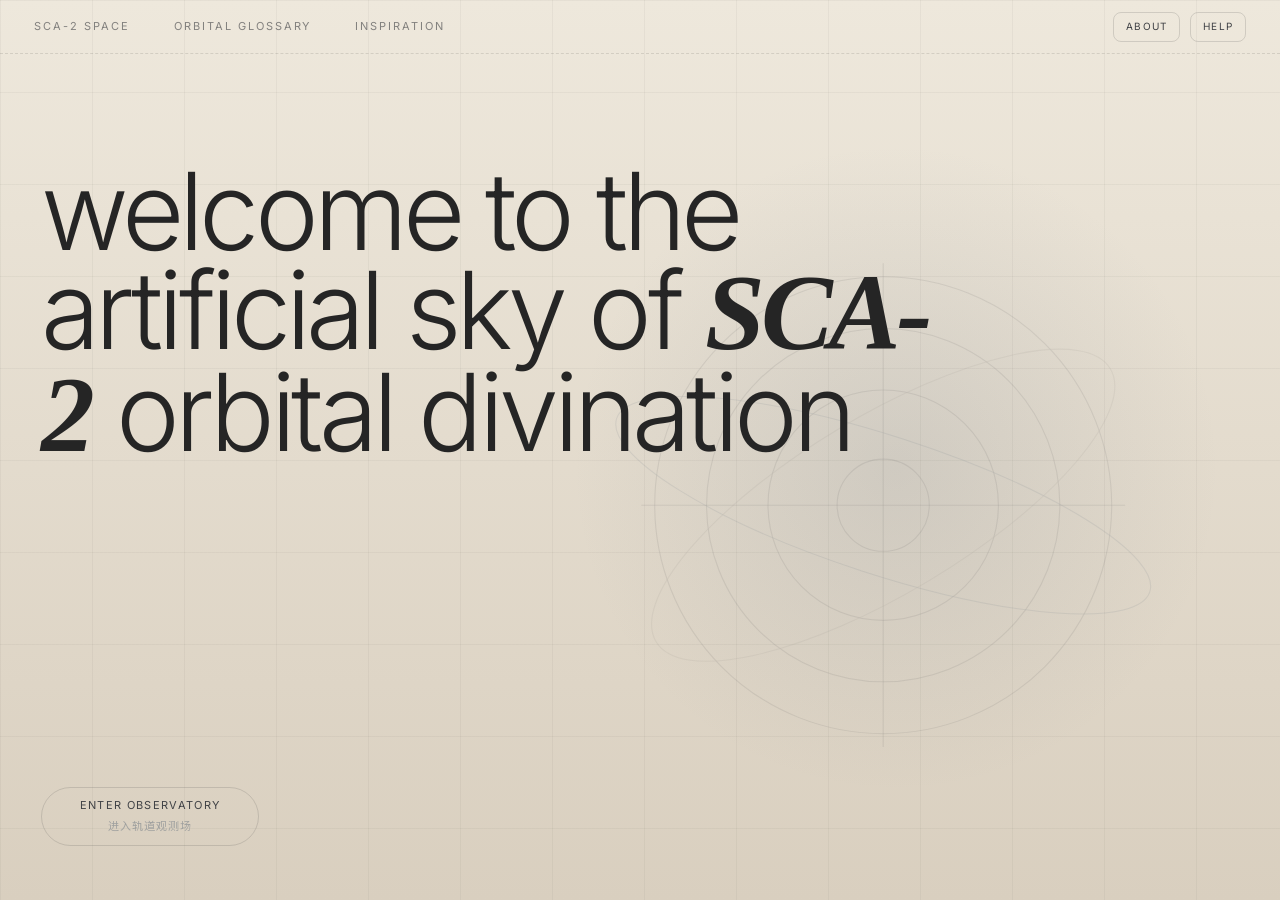
<file: observatory.html>
<!DOCTYPE html>
<html lang="zh-CN">
  <head>
    <meta charset="UTF-8" />
    <meta name="viewport" content="width=device-width, initial-scale=1.0" />
    <title>星轨的答案 | SCA-2 Orbital Rituals</title>
    <link rel="icon" type="image/svg+xml" href="assets/cards-r3/house01.svg" />
    <link rel="preload" href="assets/fonts/inter-latin.woff2" as="font" type="font/woff2" crossorigin />
    <link rel="preload" href="assets/fonts/noto-sans-sc-ui.woff2" as="font" type="font/woff2" crossorigin />
    <link rel="stylesheet" href="style.css?v=card-back-caption-20261126" />
  </head>
  <body class="intro-active">
    <section id="introScene" class="intro-scene" aria-label="Opening Scene">
      <header class="cover-nav">
        <div class="cover-mark">SCA-2 SPACE</div>
        <div>ORBITAL GLOSSARY</div>
        <div>INSPIRATION</div>
        <div class="cover-actions">
          <button id="coverAboutTrigger" type="button">ABOUT</button>
          <button id="coverHelpTrigger" type="button">HELP</button>
        </div>
      </header>
      <div class="cover-orbit-map" aria-hidden="true">
        <svg viewBox="0 0 640 640">
          <circle cx="320" cy="320" r="238"></circle>
          <circle cx="320" cy="320" r="184"></circle>
          <circle cx="320" cy="320" r="120"></circle>
          <circle cx="320" cy="320" r="48"></circle>
          <ellipse cx="320" cy="320" rx="292" ry="72" class="cover-ellipse a"></ellipse>
          <ellipse cx="320" cy="320" rx="276" ry="92" class="cover-ellipse b"></ellipse>
          <line x1="320" y1="68" x2="320" y2="572"></line>
          <line x1="68" y1="320" x2="572" y2="320"></line>
        </svg>
      </div>
      <div class="cover-title-block">
        <h1>
          <span>welcome to the</span>
          <span>artificial sky of <em>SCA-</em></span>
          <span><em>2</em> orbital divination</span>
        </h1>
      </div>
      <button id="enterObservatory" class="intro-enter" type="button" onclick="document.body.classList.remove('intro-active')">
        <span>ENTER OBSERVATORY</span>
        <span>进入轨道观测场</span>
      </button>
    </section>

    <main id="app" class="app-shell" aria-label="SCA-2 Orbital Divination">
      <header class="top-navigation">
        <a class="brand-lockup" href="./" target="_top" aria-label="ORBITAL RITUALS">
          <span class="brand-sigil" aria-hidden="true">
            <svg viewBox="0 0 32 32">
              <circle cx="16" cy="16" r="5"></circle>
              <path d="M16 3v8M16 21v8M3 16h8M21 16h8"></path>
              <path d="M7 7l6 6M19 19l6 6M25 7l-6 6M13 19l-6 6"></path>
            </svg>
          </span>
          <span>
            <strong>ORBITAL RITUALS</strong>
            <small>技术时代的占卜仪式</small>
          </span>
        </a>
        <nav class="ritual-nav" aria-label="primary">
          <button class="is-active" type="button">RITUAL</button>
          <button type="button">ARCHIVE</button>
          <button type="button">JOURNAL</button>
        </nav>
        <div class="top-actions">
          <span class="signal-online">SIGNAL ONLINE <i></i></span>
        </div>
      </header>

      <section class="ritual-grid" aria-label="轨道占卜工作区" tabindex="0">
        <aside class="left-column">
          <div class="orbit-details" role="region" aria-label="轨道资料" tabindex="0">
            <section class="intro-copy panel-block">
              <h1>THE DIVINATION RITUAL<br />IN THE TECHNOLOGICAL AGE</h1>
              <small>A SATELLITE ORACLE FOR PATTERNS BEYOND PERCEPTION.</small>
            </section>

            <section class="asset-module panel-block">
              <div class="section-kicker">// ORBITAL ASSET</div>
              <article class="asset-card">
                <div class="asset-meta">
                  <strong>SCA-2 / ORACLE PROBE</strong>
                  <span>HISTORICAL ORBIT DATA</span>
                </div>
                <dl>
                  <div><dt>ALT</dt><dd id="asset-alt">569 KM</dd></div>
                  <div><dt>VEL</dt><dd id="asset-vel">7.62 KM/S</dd></div>
                  <div><dt>STATUS</dt><dd>ARCHIVE</dd></div>
                  <div><dt>ORBIT</dt><dd>90 MIN</dd></div>
                </dl>
                <div class="earth-card" aria-hidden="true">
                  <svg viewBox="0 0 320 120">
                    <defs>
                      <linearGradient id="earthFade" x1="0" x2="1">
                        <stop offset="0" stop-color="#d9ddd9"></stop>
                        <stop offset="1" stop-color="#82909a"></stop>
                      </linearGradient>
                    </defs>
                    <path d="M-10 118C35 58 102 26 172 36c63 9 112 41 158 82Z" fill="url(#earthFade)" opacity=".7"></path>
                    <path d="M28 94c40-22 82-34 126-31 46 4 91 17 137 43" fill="none" stroke="rgba(255,255,255,.48)" stroke-width="1"></path>
                    <path d="M75 82c26-7 54-8 86-2 24 5 50 12 82 13" fill="none" stroke="rgba(64,66,70,.24)" stroke-width="1"></path>
                  </svg>
                </div>
              </article>
            </section>
          </div>

          <section class="time-engine panel-block">
            <div class="section-kicker">// TIME ENGINE</div>
            <button
              id="timeTrigger"
              class="time-dial"
              type="button"
              aria-label="Capture local time and begin divination"
            >
              <svg viewBox="0 0 220 220" aria-hidden="true">
                <circle cx="110" cy="110" r="92"></circle>
                <circle cx="110" cy="110" r="78"></circle>
                <g id="hourTicks"></g>
              </svg>
              <div class="time-readout">
                <strong id="timeReadout">00:00</strong>
                <span id="timeStatus">LOCAL TIME</span>
                <small id="timeAction">CLICK TO DIVINE</small>
              </div>
            </button>
            <button id="launch-button" class="sync-button" type="button">SYNC WITH ORBIT<br /><span>同步轨道</span></button>
          </section>
        </aside>

        <section class="center-column">
          <section class="orbital-map-panel">
            <div class="orbital-stage">
              <div class="orbital-disc" aria-hidden="true"></div>
              <canvas id="orbitalCanvas" width="960" height="960" aria-label="3D 环形塔罗命运之轮"></canvas>
            </div>
            <div class="map-coordinates">
              <span id="coordinateReadout">33.11° N&nbsp;&nbsp;&nbsp;98.11° W</span>
              <i></i>
            </div>
          </section>

          <section class="section-selector-panel">
            <div class="section-kicker">// SIXTEEN DIVINATORY SECTIONS</div>
            <div id="sectionSelector" class="section-selector" aria-label="十六宿选择栏">
              <button class="section-chip" data-index="0" type="button" title="第1宿 / SAMPLE" aria-label="第1宿 / SAMPLE">
                <span class="lodge-model-frame" aria-hidden="true"><img class="lodge-model" src="assets/cards-r3/house01.svg?v=cards-r3-20261018" alt="" /></span><strong>01</strong><span class="lodge-name">SAMPLE</span>
              </button>
              <button class="section-chip" data-index="1" type="button" title="第2宿 / LABEL" aria-label="第2宿 / LABEL">
                <span class="lodge-model-frame" aria-hidden="true"><img class="lodge-model" src="assets/cards-r3/house02.svg?v=cards-r3-20261018" alt="" /></span><strong>02</strong><span class="lodge-name">LABEL</span>
              </button>
              <button class="section-chip" data-index="2" type="button" title="第3宿 / MATCH" aria-label="第3宿 / MATCH">
                <span class="lodge-model-frame" aria-hidden="true"><img class="lodge-model" src="assets/cards-r3/house03.svg?v=cards-r3-20261018" alt="" /></span><strong>03</strong><span class="lodge-name">MATCH</span>
              </button>
              <button class="section-chip" data-index="3" type="button" title="第4宿 / WEIGHT" aria-label="第4宿 / WEIGHT">
                <span class="lodge-model-frame" aria-hidden="true"><img class="lodge-model" src="assets/cards-r3/house04.svg?v=cards-r3-20261018" alt="" /></span><strong>04</strong><span class="lodge-name">WEIGHT</span>
              </button>
              <button class="section-chip" data-index="4" type="button" title="第5宿 / PROBABILITY" aria-label="第5宿 / PROBABILITY">
                <span class="lodge-model-frame" aria-hidden="true"><img class="lodge-model" src="assets/cards-r3/house05.svg?v=cards-r3-20261018" alt="" /></span><strong>05</strong><span class="lodge-name">PROBABILITY</span>
              </button>
              <button class="section-chip" data-index="5" type="button" title="第6宿 / THRESHOLD" aria-label="第6宿 / THRESHOLD">
                <span class="lodge-model-frame" aria-hidden="true"><img class="lodge-model" src="assets/cards-r3/house06.svg?v=cards-r3-20261018" alt="" /></span><strong>06</strong><span class="lodge-name">THRESHOLD</span>
              </button>
              <button class="section-chip" data-index="6" type="button" title="第7宿 / RANKING" aria-label="第7宿 / RANKING">
                <span class="lodge-model-frame" aria-hidden="true"><img class="lodge-model" src="assets/cards-r3/house07.svg?v=cards-r3-20261018" alt="" /></span><strong>07</strong><span class="lodge-name">RANKING</span>
              </button>
              <button class="section-chip" data-index="7" type="button" title="第8宿 / RECOMMENDATION" aria-label="第8宿 / RECOMMENDATION">
                <span class="lodge-model-frame" aria-hidden="true"><img class="lodge-model" src="assets/cards-r3/house08.svg?v=cards-r3-20261018" alt="" /></span><strong>08</strong><span class="lodge-name">RECOMMENDATION</span>
              </button>
              <button class="section-chip" data-index="8" type="button" title="第9宿 / BLIND SPOT" aria-label="第9宿 / BLIND SPOT">
                <span class="lodge-model-frame" aria-hidden="true"><img class="lodge-model" src="assets/cards-r3/house09.svg?v=cards-r3-20261018" alt="" /></span><strong>09</strong><span class="lodge-name">BLIND SPOT</span>
              </button>
              <button class="section-chip" data-index="9" type="button" title="第10宿 / NOISE" aria-label="第10宿 / NOISE">
                <span class="lodge-model-frame" aria-hidden="true"><img class="lodge-model" src="assets/cards-r3/house10.svg?v=cards-r3-20261018" alt="" /></span><strong>10</strong><span class="lodge-name">NOISE</span>
              </button>
              <button class="section-chip" data-index="10" type="button" title="第11宿 / BIAS" aria-label="第11宿 / BIAS">
                <span class="lodge-model-frame" aria-hidden="true"><img class="lodge-model" src="assets/cards-r3/house11.svg?v=cards-r3-20261018" alt="" /></span><strong>11</strong><span class="lodge-name">BIAS</span>
              </button>
              <button class="section-chip" data-index="11" type="button" title="第12宿 / BLACK BOX" aria-label="第12宿 / BLACK BOX">
                <span class="lodge-model-frame" aria-hidden="true"><img class="lodge-model" src="assets/cards-r3/house12.svg?v=cards-r3-20261018" alt="" /></span><strong>12</strong><span class="lodge-name">BLACK BOX</span>
              </button>
              <button class="section-chip" data-index="12" type="button" title="第13宿 / FIT" aria-label="第13宿 / FIT">
                <span class="lodge-model-frame" aria-hidden="true"><img class="lodge-model" src="assets/cards-r3/house13.svg?v=cards-r3-20261018" alt="" /></span><strong>13</strong><span class="lodge-name">FIT</span>
              </button>
              <button class="section-chip" data-index="13" type="button" title="第14宿 / CONFIDENCE" aria-label="第14宿 / CONFIDENCE">
                <span class="lodge-model-frame" aria-hidden="true"><img class="lodge-model" src="assets/cards-r3/house14.svg?v=cards-r3-20261018" alt="" /></span><strong>14</strong><span class="lodge-name">CONFIDENCE</span>
              </button>
              <button class="section-chip" data-index="14" type="button" title="第15宿 / FEEDBACK" aria-label="第15宿 / FEEDBACK">
                <span class="lodge-model-frame" aria-hidden="true"><img class="lodge-model" src="assets/cards-r3/house15.svg?v=cards-r3-20261018" alt="" /></span><strong>15</strong><span class="lodge-name">FEEDBACK</span>
              </button>
              <button class="section-chip" data-index="15" type="button" title="第16宿 / EXCEPTION" aria-label="第16宿 / EXCEPTION">
                <span class="lodge-model-frame" aria-hidden="true"><img class="lodge-model" src="assets/cards-r3/house16.svg?v=cards-r3-20261018" alt="" /></span><strong>16</strong><span class="lodge-name">EXCEPTION</span>
              </button>
            </div>
          </section>
        </section>

        <aside class="right-column">
          <section class="result-panel is-concealed">
            <div class="result-card-back" role="status" aria-label="等待同步轨道，结果尚未揭示">
              <span>ORBITAL RITUALS</span>
              <svg viewBox="0 0 240 300" aria-hidden="true">
                <circle cx="120" cy="150" r="92"/><circle cx="120" cy="150" r="76"/>
                <ellipse cx="120" cy="150" rx="105" ry="34" transform="rotate(-45 120 150)"/>
                <ellipse cx="120" cy="150" rx="105" ry="34" transform="rotate(45 120 150)"/>
                <circle cx="120" cy="150" r="23"/><path d="M120 32v20m0 196v20M12 150h16m184 0h16"/>
              </svg>
              <div>AWAITING ALIGNMENT<small>等待轨道对齐</small></div>
            </div>
            <div class="result-heading">
              <span>// DIVINATION RESULT</span>
              <small id="signalState">SIGNAL ID: #000 · STANDBY</small>
            </div>
            <div id="resultIcon" class="result-icon" aria-hidden="true"></div>
            <h2 id="resultName">AWAITING SIGNAL</h2>
            <div class="result-section">
              <span>INTERPRETATION</span>
              <p id="resultInterpretation">点击 LOCAL TIME 捕获此刻，系统将生成时间种子并映射到十六宿分区。</p>
            </div>
            <div class="result-section">
              <span>INFLUENCE</span>
              <ul id="resultKeywords">
                <li>Signal</li>
                <li>Orbit</li>
                <li>Archive</li>
              </ul>
            </div>
            <div class="result-section">
              <span>RECOMMENDED RITUAL</span>
              <p id="resultAdvice">捕获一个真实时刻，等待轨道对齐。</p>
            </div>
            <button id="saveJournalButton" class="journal-button" type="button">SAVE TO JOURNAL<br /><span>保存记录</span></button>
          </section>
        </aside>
      </section>

      <div id="syncDock" class="sync-dock"></div>
      <script>
        // Place the action before the card data loads, and keep its focus across resizes.
        {
          const button = document.getElementById("launch-button");
          const timeEngine = button.parentElement;
          const dock = document.getElementById("syncDock");
          const compact = matchMedia("(width < 1100px), (height < 700px)");
          function placeButton() {
            const container = compact.matches ? dock : timeEngine;
            if (button.parentElement === container) return;
            const focused = document.activeElement === button;
            container.append(button);
            if (focused) button.focus({ preventScroll: true });
          }
          placeButton();
          compact.addEventListener("change", placeButton);
        }
      </script>
      <footer class="system-status-bar">
        <div>
          <span>SYSTEM STATUS</span>
          <strong id="system-status-text">All systems nominal</strong>
        </div>
        <div>
          <span>ORBITAL ALIGNMENT</span>
          <strong id="state-label">STABLE</strong>
        </div>
        <div class="signal-graph" aria-label="signal graph">
          <span>SIGNAL GRAPH</span>
          <svg viewBox="0 0 260 42" aria-hidden="true">
            <path d="M3 24 C22 14 33 31 48 22 S74 15 91 23 118 32 136 21 163 11 181 22 208 31 226 21 246 18 257 24"></path>
          </svg>
        </div>
        <div>
          <span>NEXT ALIGNMENT</span>
          <strong id="nextAlignment">02:17:33</strong>
        </div>
      </footer>
    </main>

    <div id="aboutPopover" class="floating-popover" hidden>
      <h3>项目简介 / ABOUT</h3>
      <p>当人类不断将卫星送入轨道，夜空逐渐脱离单一的古老神话、星象传说与占卜想象，成为由技术、人造物和数据轨迹共同构成的新空间。</p>
      <p>SCA-2 ORBITAL DIVINATION 将古老的占卜仪式与当代卫星技术连接起来，生成一套以历史轨迹样本为材料的十六宿数字星盘。</p>
      <p>作品并不试图证明占卜的真实性，而是借用占卜形式讨论人在技术时代面对未知时仍然需要解释、回应和仪式。</p>
    </div>

    <div id="helpPopover" class="floating-popover" hidden>
      <h3>如何使用轨道占卜系统</h3>
      <ol>
        <li>调整四位时间引擎数字，形成轨道时间码。</li>
        <li>点击 LOCAL TIME 捕获此刻，并开始轨道占卜。</li>
        <li>星盘会锁定一个十六宿分区，右侧显示签文。</li>
        <li>点击下方十六宿图标可查看对应宿位档案。</li>
      </ol>
      <p>五分钟无操作后，系统会自动回到封面待机页。</p>
    </div>

    <script>
      window.SoundManager = {
        enabled: true,
        unlocked: false,
        sounds: {},
        init() {
          this.sounds.digit = this.createAudio("assets/sounds/digit-click.wav", 0.24);
          const unlock = () => {
            this.unlocked = true;
            window.removeEventListener("pointerdown", unlock);
            window.removeEventListener("keydown", unlock);
          };
          window.addEventListener("pointerdown", unlock, { once: true });
          window.addEventListener("keydown", unlock, { once: true });
        },
        createAudio(src, volume) {
          const audio = new Audio(src);
          audio.preload = "auto";
          audio.volume = volume;
          audio.addEventListener("error", () => console.warn("[SoundManager] Missing sound:", src));
          return audio;
        },
        play(name) {
          if (!this.enabled || !this.unlocked || !this.sounds[name]) return;
          try {
            const sound = this.sounds[name];
            sound.currentTime = 0;
            sound.play().catch(() => {});
          } catch (error) {
            console.warn("[SoundManager] play failed:", name, error);
          }
        }
      };
      window.SoundManager.init();
    </script>
    <script src="data.js?v=english-influence-20261020"></script>
    <script src="fate-engine.js?v=local-time-trigger-20260828"></script>
    <script src="main.js?v=prompt-result-reveal-20261126"></script>
  </body>
</html>
</file>
<file: style.css>
@font-face {
  font-family: Inter;
  src: url("assets/fonts/inter-latin.woff2") format("woff2");
  font-weight: 100 900;
  font-display: swap;
}

/* A local subset covers the Chinese text used by the interface and the deck. */
@font-face {
  font-family: "Noto Sans SC UI";
  src: url("assets/fonts/noto-sans-sc-ui.woff2") format("woff2");
  font-weight: 400;
  font-display: swap;
  unicode-range: U+3000-303F, U+3400-9FFF, U+FF00-FFEF;
}

:root {
  --page-bg: #f1eee8;
  --page-bg-light: #f7f5f1;
  --panel-bg: rgba(250, 248, 244, 0.74);
  --panel-bg-solid: #f4f1eb;
  --text-primary: #404246;
  --text-secondary: #74777c;
  --text-muted: #a1a2a0;
  --line-primary: rgba(76, 76, 72, 0.18);
  --line-secondary: rgba(76, 76, 72, 0.09);
  --orbit-bg: #697482;
  --orbit-bg-dark: #596370;
  --orbit-line: rgba(255, 255, 255, 0.23);
  --orbit-line-muted: rgba(255, 255, 255, 0.11);
  --orbit-highlight: rgba(248, 244, 234, 0.9);
  --silver-light: #e7e5e0;
  --silver-mid: #aaa9a5;
  --silver-dark: #66686b;
  --status-green: #557660;
  --radius-sm: 8px;
  --radius-md: 14px;
  --radius-lg: 24px;
}

* {
  box-sizing: border-box;
}

html,
body {
  margin: 0;
  min-height: 100%;
  color: var(--text-primary);
  background:
    radial-gradient(circle at 50% 6%, rgba(255, 255, 255, 0.72), transparent 34%),
    linear-gradient(180deg, #f4f1eb 0%, #e5ded1 100%);
  font-family: Inter, "Noto Sans SC UI", Arial, "PingFang SC", "Microsoft YaHei", sans-serif;
  line-height: 1.45;
}

button {
  min-height: 38px;
  border: 1px solid var(--line-primary);
  border-radius: var(--radius-sm);
  background: transparent;
  color: var(--text-primary);
  font: inherit;
  letter-spacing: 0.12em;
  cursor: pointer;
  transition: background 300ms ease, border-color 300ms ease, transform 300ms ease, opacity 300ms ease;
}

button:hover {
  background: rgba(80, 80, 76, 0.05);
  border-color: rgba(80, 80, 76, 0.3);
}

button:active {
  transform: translateY(1px);
}

button:disabled {
  cursor: wait;
  opacity: 0.55;
}

.intro-scene {
  --cover-inset: clamp(16px, 3.2vw, 44px);
  position: fixed;
  inset: 0;
  z-index: 40;
  display: grid;
  grid-template-rows: auto minmax(0, 1fr) auto;
  overflow: clip;
  background:
    linear-gradient(rgba(76, 76, 72, 0.055) 1px, transparent 1px),
    linear-gradient(90deg, rgba(76, 76, 72, 0.055) 1px, transparent 1px),
    radial-gradient(circle at 70% 52%, rgba(105, 116, 130, 0.16), transparent 32%),
    linear-gradient(180deg, #eee8dc 0%, #d9cfbf 100%);
  background-size: 92px 92px, 92px 92px, auto, auto;
  color: #252525;
  opacity: 0;
  visibility: hidden;
  pointer-events: none;
  transition: opacity 640ms ease, visibility 0s linear 640ms;
}

body.intro-active .intro-scene {
  opacity: 1;
  visibility: visible;
  pointer-events: auto;
  transition-delay: 0s;
}

body.intro-active {
  overflow: hidden;
}

body.intro-active .app-shell {
  visibility: hidden;
}

.cover-nav {
  position: relative;
  z-index: 4;
  height: 54px;
  display: grid;
  grid-template-columns: auto auto auto 1fr;
  align-items: center;
  gap: 44px;
  padding: 0 34px;
  border-bottom: 1px dashed rgba(76, 76, 72, 0.16);
  color: rgba(64, 66, 70, 0.62);
  font-size: 11px;
  letter-spacing: 0.18em;
}

.cover-actions {
  justify-self: end;
  display: flex;
  gap: 10px;
}

.cover-actions button {
  min-height: 30px;
  padding: 0 12px;
  font-size: 10px;
}

.cover-orbit-map {
  position: absolute;
  right: 7vw;
  top: 22vh;
  width: min(48vw, 720px);
  aspect-ratio: 1;
  opacity: 0.42;
  animation: coverDrift 26s linear infinite;
}

.cover-orbit-map svg {
  width: 100%;
  height: 100%;
  fill: none;
  stroke: rgba(64, 66, 70, 0.24);
  stroke-width: 1.1;
}

.cover-ellipse {
  transform-origin: 320px 320px;
}

.cover-ellipse.a {
  transform: rotate(18deg);
  stroke: rgba(105, 116, 130, 0.3);
}

.cover-ellipse.b {
  transform: rotate(-31deg);
  stroke: rgba(160, 156, 148, 0.36);
}

.cover-title-block {
  position: relative;
  z-index: 3;
  width: min(1160px, calc(100% - 2 * var(--cover-inset)));
  min-height: 0;
  align-self: start;
  margin: max(12px, calc(18dvh - 54px)) var(--cover-inset) 0;
}

.cover-title-block h1 {
  margin: 0;
  font-size: min(8.4vw, 15.5dvh, 148px);
  font-weight: 300;
  line-height: 0.92;
  letter-spacing: -0.045em;
}

.cover-title-block span {
  display: block;
}

.cover-title-block em {
  font-family: Georgia, "Times New Roman", serif;
  font-style: italic;
  font-weight: 600;
  letter-spacing: -0.035em;
}

.intro-enter {
  position: relative;
  justify-self: start;
  margin: 0 var(--cover-inset) clamp(18px, 6vh, 58px);
  z-index: 5;
  min-width: min(218px, calc(100% - 2 * var(--cover-inset)));
  padding: 10px 22px;
  border-radius: 999px;
  font-size: 11px;
}

.intro-enter span {
  display: block;
}

.intro-enter span + span {
  margin-top: 5px;
  color: var(--text-muted);
  font-size: 11px;
  letter-spacing: 0.08em;
}

.app-shell {
  --column-gap: clamp(16px, 1.6vw, 30px);
  width: 100%;
  max-width: 1920px;
  height: 100vh;
  height: 100dvh;
  margin-inline: auto;
  display: grid;
  grid-template-rows: auto minmax(0, 1fr);
  grid-auto-rows: max-content;
  gap: clamp(6px, 1vh, 14px);
  padding: clamp(8px, 1.5vh, 16px) clamp(16px, 2vw, 38px) max(6px, env(safe-area-inset-bottom));
  animation: pageIn 780ms ease both;
}

.top-navigation {
  display: grid;
  grid-template-columns: minmax(0, 1fr) auto minmax(0, 1fr);
  min-height: 52px;
  align-items: center;
  column-gap: 14px;
  border-bottom: 1px dashed var(--line-primary);
}

.brand-lockup {
  display: flex;
  align-items: center;
  gap: 12px;
  color: inherit;
  text-decoration: none;
}

.brand-sigil {
  flex: none;
  width: 26px;
  height: 26px;
  display: grid;
  place-items: center;
}

.brand-sigil svg {
  width: 23px;
  height: 23px;
  fill: none;
  stroke: var(--text-secondary);
  stroke-width: 1.2;
}

.brand-lockup strong {
  display: block;
  font-size: 17px;
  font-weight: 400;
  letter-spacing: 0.18em;
}

.brand-lockup small {
  display: block;
  margin-top: 1px;
  color: var(--text-muted);
  font-size: 9px;
  letter-spacing: 0.12em;
}

.ritual-nav {
  display: grid;
  grid-template-columns: repeat(3, minmax(0, 1fr));
  position: relative;
  z-index: 3;
  gap: 0;
  width: clamp(280px, 28vw, 440px);
  max-width: 100%;
  align-items: center;
  justify-self: center;
  padding: 0;
  transform: none;
}

.ritual-nav button {
  position: relative;
  min-height: 18px;
  border: 0;
  color: var(--text-secondary);
  font-size: 10px;
  line-height: 1;
  font-weight: 600;
  letter-spacing: 0.18em;
  white-space: nowrap;
  justify-self: center;
}

.ritual-nav button.is-active::after {
  content: "";
  position: absolute;
  left: 50%;
  bottom: -5px;
  width: 4px;
  height: 4px;
  border-radius: 50%;
  background: var(--text-primary);
}

.top-actions {
  justify-self: end;
  display: flex;
  flex-wrap: wrap;
  align-items: center;
  gap: 8px;
}

.top-actions button {
  min-height: 34px;
  padding: 0 12px;
  font-size: 10px;
  white-space: nowrap;
}

.signal-online {
  display: inline-flex;
  align-items: center;
  gap: 7px;
  min-height: 26px;
  padding: 0 10px;
  border: 1px solid var(--line-primary);
  border-radius: 7px;
  font-size: 9px;
  letter-spacing: 0.12em;
}

.signal-online i {
  width: 5px;
  height: 5px;
  border-radius: 50%;
  background: var(--status-green);
}

.ritual-grid {
  display: grid;
  min-height: 0;
  overflow: auto;
  scrollbar-gutter: stable;
  scrollbar-width: thin;
  scroll-padding-block: 4px;
  grid-template-columns: minmax(0, 1fr) minmax(0, 2.85fr) minmax(0, 1.16fr);
  gap: var(--column-gap);
  align-content: start;
  padding-bottom: 12px;
}

.ritual-grid:focus-visible {
  outline: 1px solid var(--line-primary);
  outline-offset: -1px;
}

.left-column,
.right-column,
.center-column {
  min-width: 0;
}

.left-column {
  display: grid;
  align-content: start;
  grid-template-columns: minmax(0, 1fr);
  gap: 12px;
  padding: 10px var(--column-gap) 0 0;
  border-right: 1px dashed rgba(76, 76, 72, 0.12);
}

.orbit-details {
  display: contents;
}

.right-column {
  display: flex;
  flex-direction: column;
  padding: 0 0 0 var(--column-gap);
  border-left: 1px dashed rgba(76, 76, 72, 0.12);
}

.center-column {
  --disc-height-limit: 65vh;
  display: grid;
  grid-template-columns: minmax(0, 1fr);
  align-content: start;
  gap: 12px;
  padding-top: 18px;
}

.panel-block {
  min-width: 0;
  overflow-wrap: anywhere;
}

.section-kicker,
.result-heading span,
.system-status-bar span {
  font-size: 10px;
  font-weight: 500;
  letter-spacing: 0.18em;
  text-transform: uppercase;
  color: var(--text-secondary);
}

.intro-copy h1 {
  margin: 0 0 18px;
  font-size: clamp(14px, 1.02vw, 18px);
  font-weight: 400;
  line-height: 1.5;
  letter-spacing: 0.05em;
}

.intro-copy p,
.intro-copy small,
.result-section p,
.asset-card,
.time-engine {
  color: var(--text-secondary);
  font-size: 10px;
  line-height: 1.68;
}

.intro-copy p {
  margin: 0;
}

.intro-copy small {
  display: block;
  margin-top: 16px;
  letter-spacing: 0.16em;
  text-transform: uppercase;
}

.asset-card {
  aspect-ratio: 488 / 500;
  display: flex;
  flex-direction: column;
  justify-content: space-between;
  margin-top: 12px;
  padding: 16px;
  border: 1px solid var(--line-primary);
  border-radius: var(--radius-md);
  background: var(--panel-bg);
}

.asset-meta strong,
.asset-meta span {
  display: block;
  letter-spacing: 0.12em;
}

.asset-meta span {
  margin-top: 4px;
  color: var(--text-muted);
  font-size: 10px;
}

.asset-card dl {
  display: grid;
  grid-template-columns: repeat(2, 1fr);
  gap: 8px 16px;
  margin: 12px 0 11px;
}

.asset-card dt {
  color: var(--text-muted);
  font-size: 9px;
  letter-spacing: 0.16em;
}

.asset-card dd {
  margin: 0;
  color: var(--text-primary);
  font-size: 11px;
  letter-spacing: 0.08em;
}

.earth-card {
  overflow: hidden;
  border: 1px solid var(--line-secondary);
  border-radius: var(--radius-sm);
  background: #d8dde0;
}

.earth-card svg {
  display: block;
  width: 100%;
  height: auto;
  aspect-ratio: 420 / 160;
}

.time-engine {
  align-self: start;
  display: grid;
  grid-template-columns: minmax(0, 1fr);
  gap: 6px;
}

.time-dial {
  position: relative;
  display: block;
  width: min(100%, clamp(144px, 21vh, 204px));
  container-type: inline-size;
  min-height: 0;
  padding: 0;
  margin: 0 auto;
  aspect-ratio: 1;
  border: 1px solid transparent;
  border-radius: 50%;
  background: transparent;
  letter-spacing: 0;
  cursor: pointer;
}

.time-dial:hover,
.time-dial:focus-visible {
  border-color: rgba(76, 76, 72, 0.25);
  background: rgba(250, 248, 244, 0.2);
  outline: none;
}

.time-dial:focus-visible {
  box-shadow: 0 0 0 3px rgba(105, 116, 130, 0.12);
}

.time-dial:disabled {
  cursor: progress;
  opacity: 1;
}

.time-dial.is-captured {
  border-color: rgba(76, 76, 72, 0.3);
  background: rgba(250, 248, 244, 0.28);
}

.time-dial.is-locked {
  border-color: rgba(76, 76, 72, 0.4);
}

.time-dial svg {
  position: absolute;
  inset: 0;
  width: 100%;
  height: 100%;
  fill: none;
  stroke: rgba(76, 76, 72, 0.18);
  stroke-width: 1;
}

.time-dial text {
  fill: var(--text-secondary);
  stroke: none;
  font-size: 9px;
  letter-spacing: 0.1em;
}

.time-readout {
  position: absolute;
  inset: 15% 18%;
  display: grid;
  grid-template-columns: minmax(0, 1fr);
  place-content: center;
  gap: 2px;
  line-height: 1.2;
  text-align: center;
}

.time-readout strong {
  font-size: clamp(20px, 15cqi, 26px);
  font-weight: 400;
  font-variant-numeric: tabular-nums;
  white-space: nowrap;
  letter-spacing: 0.08em;
}

.time-dial.is-captured .time-readout strong {
  font-size: clamp(11px, 8cqi, 16px);
  letter-spacing: 0.04em;
}

.time-readout span {
  color: var(--text-muted);
  font-size: 10px;
  letter-spacing: 0.12em;
}

.time-readout small {
  margin-top: 2px;
  color: var(--text-muted);
  font-size: 8px;
  letter-spacing: 0.14em;
}

.time-dial:hover .time-readout strong,
.time-dial:focus-visible .time-readout strong {
  color: #303236;
}

@media (prefers-reduced-motion: reduce) {
  .time-dial {
    transition-duration: 1ms;
  }
}

.digit-wheels {
  display: grid;
  grid-template-columns: repeat(4, 1fr);
  gap: 6px;
  margin-bottom: 10px;
}

.digit-wheel {
  min-height: 48px;
  display: grid;
  place-items: center;
  grid-template-rows: 10px 1fr 10px;
  padding: 4px;
  border-radius: var(--radius-sm);
  background: rgba(250, 248, 244, 0.52);
}

.digit-wheel strong {
  color: var(--text-primary);
  font-size: 20px;
  font-weight: 300;
}

.digit-wheel span,
.digit-wheel small {
  color: var(--text-muted);
  font-size: 9px;
}

.digit-wheel.is-updated {
  border-color: rgba(64, 66, 70, 0.35);
  background: rgba(255, 255, 255, 0.62);
}

.sync-button {
  width: 100%;
  min-height: 44px;
  padding: 6px 10px;
  font-size: 10px;
  line-height: 1.45;
  overflow-wrap: anywhere;
}

.sync-dock { display: grid; }
.sync-dock:empty { display: none; }

.sync-button span,
.journal-button span {
  color: var(--text-secondary);
  font-size: 10px;
  letter-spacing: 0.08em;
}

.orbital-map-panel {
  display: grid;
  gap: 18px;
}

/* The canvas spans the stage. The disc sets its height independently of the bitmap. */
.orbital-stage {
  position: relative;
  min-width: 0;
}

.orbital-disc {
  position: relative;
  width: min(74%, var(--disc-height-limit), 820px);
  aspect-ratio: 1;
  margin-inline: auto;
  border-radius: 50%;
  background: radial-gradient(circle, var(--orbit-bg) 0%, var(--orbit-bg-dark) 82%);
  box-shadow:
    inset 0 0 42px rgba(255, 255, 255, 0.2),
    inset 0 0 0 1px rgba(255, 255, 255, 0.48),
    0 18px 60px rgba(80, 84, 84, 0.13);
}

.orbital-disc::before,
.orbital-disc::after {
  content: "";
  position: absolute;
  inset: -9px;
  border: 1px solid rgba(76, 76, 72, 0.18);
  border-radius: 50%;
  pointer-events: none;
}

.orbital-disc::after {
  inset: -17px;
  opacity: 0.5;
}

#orbitalCanvas {
  position: absolute;
  inset: 0;
  display: block;
  width: 100%;
  height: 100%;
  cursor: grab;
  touch-action: none;
  user-select: none;
}

#orbitalCanvas:active {
  cursor: grabbing;
}

.map-coordinates {
  display: grid;
  justify-items: center;
  gap: 4px;
  color: var(--text-secondary);
  font-size: 10px;
  letter-spacing: 0.16em;
  text-align: center;
  overflow-wrap: anywhere;
}

.map-coordinates i {
  width: 6px;
  height: 6px;
  border-radius: 50%;
  background: var(--text-primary);
}

.section-selector-panel {
  margin: 0 auto;
  width: 100%;
  max-width: 930px;
  min-width: 0;
  padding: 10px 18px 9px;
  border: 1px solid var(--line-primary);
  border-radius: var(--radius-md);
  background:
    linear-gradient(180deg, rgba(250, 248, 244, 0.74), rgba(244, 241, 235, 0.62));
}

.section-selector-panel > .section-kicker {
  display: flex;
  align-items: center;
  justify-content: space-between;
  gap: 18px;
  width: 100%;
}

.section-kicker span {
  margin-left: 12px;
  color: var(--text-muted);
  letter-spacing: 0.12em;
}

.section-selector-panel > .section-kicker span {
  margin-left: auto;
  padding-right: 2px;
  text-align: right;
  white-space: nowrap;
}

.section-selector {
  width: 100%;
  min-width: 0;
  display: grid;
  grid-template-columns: repeat(16, minmax(50px, 1fr));
  gap: 5px;
  margin-top: 6px;
  overflow-x: auto;
  padding: 2px 1px 4px;
  scrollbar-width: thin;
  scrollbar-color: rgba(93, 103, 114, 0.28) transparent;
}

.section-chip {
  position: relative;
  min-width: 50px;
  min-height: 76px;
  padding: 5px 4px 4px;
  display: grid;
  justify-items: center;
  align-content: center;
  gap: 7px;
  border-color: transparent;
  border-radius: var(--radius-md);
  opacity: 0.5;
}

.section-chip:hover {
  opacity: 0.78;
  transform: translateY(-1px);
  background: rgba(105, 116, 130, 0.045);
}

.section-chip.is-active {
  opacity: 1;
  transform: translateY(-1px);
  border-color: rgba(89, 101, 114, 0.46);
  background: rgba(248, 247, 243, 0.56);
  box-shadow: none;
}

.section-chip:focus-visible {
  outline: 1px solid rgba(89, 101, 114, 0.68);
  outline-offset: 2px;
}

.section-chip strong {
  font-size: 10px;
  font-weight: 500;
  line-height: 1;
  color: var(--text-secondary);
}

.section-chip .lodge-name {
  display: none;
}

.lodge-model-frame {
  width: 44px;
  height: 44px;
  display: grid;
  place-items: center;
  filter: grayscale(1) contrast(0.9) brightness(0.9);
  opacity: 0.86;
}

.lodge-model-frame.is-active,
.section-chip.is-active .lodge-model-frame,
.section-chip:hover .lodge-model-frame {
  filter: grayscale(1) contrast(1.02) brightness(1.02);
  opacity: 1;
}

.lodge-model {
  display: block;
  width: 100%;
  height: 100%;
  object-fit: contain;
  mix-blend-mode: multiply;
  transform: translateZ(0);
}

.result-panel {
  flex: none;
  width: min(100%, 280px);
  align-self: center;
  margin-block: auto;
  display: grid;
  grid-template-columns: minmax(0, 1fr);
  gap: 24px;
  padding: 28px;
  overflow-wrap: anywhere;
  border: 1px dashed rgba(76, 76, 72, 0.2);
  border-radius: var(--radius-lg);
  background: rgba(250, 248, 244, 0.54);
}

.result-heading {
  display: grid;
  gap: 16px;
}

.result-heading small {
  color: var(--text-secondary);
  font-size: 10px;
  letter-spacing: 0.12em;
}

.result-panel h2 {
  margin: 0;
  font-size: 18px;
  font-weight: 400;
  letter-spacing: 0.08em;
  text-transform: uppercase;
}

.result-icon {
  width: min(100%, 140px);
  margin-block: 4px;
  aspect-ratio: 1240 / 960;
  display: grid;
  place-items: center;
  justify-self: center;
  position: relative;
  transition:
    transform 420ms ease,
    filter 420ms ease,
    opacity 420ms ease;
}

.result-icon::before {
  content: "";
  position: absolute;
  inset: 10px;
  border: 1px solid rgba(76, 76, 72, 0);
  border-radius: 24px;
  pointer-events: none;
  transition:
    border-color 360ms ease,
    box-shadow 360ms ease,
    opacity 360ms ease;
  opacity: 0;
}

.result-icon.is-receiving::before,
.result-icon.is-card-arrived::before {
  border-color: rgba(116, 119, 124, 0.28);
  box-shadow:
    inset 0 0 22px rgba(170, 169, 165, 0.14),
    0 0 28px rgba(170, 169, 165, 0.18);
  opacity: 1;
}

.result-icon.is-receiving {
  transform: scale(0.94);
  filter: brightness(1.08);
}

.result-icon.is-card-arrived {
  transform: scale(1.04);
  filter: brightness(1.12);
}

.result-icon .lodge-model-frame {
  width: 100%;
  height: 100%;
  opacity: 1;
  filter: grayscale(1) contrast(0.96) brightness(1.02) drop-shadow(0 16px 22px rgba(80, 82, 82, 0.12));
}

.result-icon .lodge-model {
  mix-blend-mode: multiply;
}

.flying-oracle-card {
  position: fixed;
  z-index: 10020;
  display: grid;
  place-items: center;
  border: 1px solid rgba(76, 76, 72, 0.24);
  border-radius: var(--radius-md);
  background:
    linear-gradient(180deg, rgba(250, 248, 244, 0.94), rgba(229, 225, 216, 0.82));
  box-shadow:
    0 18px 46px rgba(64, 66, 70, 0.16),
    inset 0 0 28px rgba(255, 255, 255, 0.32);
  pointer-events: none;
  overflow: hidden;
  transform-origin: center center;
  will-change: transform, opacity, filter;
}

.flying-oracle-card::before {
  content: "";
  position: absolute;
  inset: 8px;
  border: 1px solid rgba(76, 76, 72, 0.16);
  border-radius: var(--radius-sm);
}

.flying-oracle-card img {
  width: 76%;
  height: 76%;
  object-fit: contain;
  filter: grayscale(1) contrast(0.96) brightness(1.04);
  mix-blend-mode: multiply;
}

.result-section span {
  display: block;
  margin-bottom: 6px;
  color: var(--text-secondary);
  font-size: 10px;
  letter-spacing: 0.18em;
  text-transform: uppercase;
}

.result-section p {
  margin: 0;
  color: var(--text-secondary);
  font-size: 10px;
  line-height: 1.68;
}

.result-section ul {
  margin: 0;
  padding: 0;
  list-style: none;
  color: var(--text-primary);
  font-size: 12px;
  line-height: 1.62;
}

.journal-button {
  margin-top: 24px;
  align-self: end;
  width: 100%;
  min-height: 44px;
  padding: 6px 10px;
  line-height: 1.45;
  border-color: var(--line-primary);
  font-size: 10px;
  font-weight: 400;
}

.journal-button:hover {
  background: rgba(80, 80, 76, 0.03);
  border-color: rgba(76, 76, 72, 0.26);
}

.system-status-bar {
  display: grid;
  grid-template-columns: 1fr 1fr 1.4fr 1fr;
  gap: 24px;
  align-items: center;
  min-height: 42px;
  border-top: 1px solid rgba(76, 76, 72, 0.08);
}

.system-status-bar div {
  min-width: 0;
  overflow-wrap: anywhere;
}

.system-status-bar span {
  display: block;
}

.system-status-bar strong {
  display: block;
  margin-top: 2px;
  color: var(--text-secondary);
  font-size: 10px;
  font-weight: 400;
}

.signal-graph svg {
  display: block;
  width: 100%;
  max-width: 240px;
  height: 24px;
  margin-top: 0;
}

.signal-graph path {
  fill: none;
  stroke: var(--text-secondary);
  stroke-width: 1;
}

.floating-popover {
  position: fixed;
  top: 82px;
  right: 32px;
  z-index: 80;
  width: min(460px, calc(100vw - 36px));
  max-height: 72vh;
  overflow: auto;
  padding: 22px;
  border: 1px solid var(--line-primary);
  border-radius: 14px;
  background: rgba(247, 245, 241, 0.94);
  box-shadow: 0 18px 60px rgba(80, 84, 84, 0.13);
}

.floating-popover h3 {
  margin: 0 0 14px;
  font-weight: 400;
  letter-spacing: 0.08em;
}

.floating-popover p,
.floating-popover li {
  color: var(--text-secondary);
  font-size: 12px;
  line-height: 1.7;
}

@keyframes pageIn {
  from {
    opacity: 0;
  }
  to {
    opacity: 1;
  }
}

@keyframes coverDrift {
  from {
    transform: rotate(0deg);
  }
  to {
    transform: rotate(360deg);
  }
}

/* Keep both time controls in reach on shorter laptop displays. */
@media (max-height: 850px) {
  .left-column { row-gap: 6px; padding-top: 4px; }
  .time-engine { row-gap: 4px; }
  .intro-copy h1 { margin-bottom: 16px; }
  .intro-copy small { margin-top: 6px; }
  .center-column { --disc-height-limit: 60vh; }
  .section-selector-panel { padding: 7px 12px; }
  .section-chip { min-height: 60px; gap: 4px; }
  .section-chip .lodge-model-frame { width: 36px; height: 36px; }
}

/* The stage uses the space left above the coordinates and card selector. */
@media (width >= 1100px) and (height >= 700px) {
  .ritual-grid {
    grid-template-rows: minmax(0, 1fr);
  }

  .left-column,
  .right-column {
    min-height: 0;
  }

  /* Reserve the time dial and both lines of the sync button before sizing the reference area. */
  .left-column {
    grid-template-rows: minmax(0, 1fr) max-content;
    row-gap: 12px;
    padding-top: 12px;
  }

  .section-selector {
    grid-template-columns: repeat(16, minmax(44px, 1fr));
    gap: 3px;
  }

  .result-panel {
    padding: 28px;
    gap: 24px;
  }

  /* Reserve the action row; only the dial adapts to the available height. */
  .time-engine {
    height: clamp(200px, 28vh, 270px);
    min-height: 0;
    grid-template-rows: max-content minmax(0, 1fr) max-content;
    padding-bottom: 4px;
  }

  .time-engine .time-dial {
    height: 100%;
    width: auto;
    max-width: 100%;
    justify-self: center;
    min-height: 0;
  }

  .time-engine .sync-button {
    width: 100%;
    min-height: 44px;
    align-self: end;
  }

  .orbit-details {
    display: grid;
    grid-template-rows: max-content minmax(max-content, 1fr);
    align-content: start;
    row-gap: 10px;
    min-height: 0;
  }

  .orbit-details .asset-module {
    align-self: center;
  }

  .orbit-details,
  .right-column {
    overflow: auto;
    scrollbar-width: thin;
  }

  .center-column,
  .orbital-map-panel {
    min-height: 0;
    grid-template-rows: minmax(0, 1fr) auto;
  }

  .center-column { gap: 6px; padding-top: 18px; }
  .orbital-map-panel { gap: 8px; }

  .orbital-stage {
    display: flex;
    justify-content: center;
    align-self: center;
    width: 100%;
    aspect-ratio: 100 / 74;
    max-height: min(100%, 900px);
  }

  .orbital-disc {
    flex: none;
    width: auto;
    height: 100%;
  }
}


/* At tablet widths or short desktop heights, the three left modules share a row. */
@media (700px <= width < 1100px), (width >= 700px) and (height < 700px) {
  .ritual-grid {
    grid-template-columns: minmax(0, 2fr) minmax(0, 1fr);
  }

  .left-column {
    grid-column: 1 / -1;
    grid-template-columns: repeat(3, minmax(0, 1fr));
    align-items: start;
    gap: var(--column-gap);
    padding: 0 0 12px;
    border: 0;
    border-bottom: 1px dashed var(--line-primary);
  }
}

@media (width < 700px) {
  .cover-nav {
    display: flex;
    flex-wrap: wrap;
    align-content: center;
    gap: 6px 16px;
    height: auto;
    min-height: 54px;
    padding: 8px 16px;
  }

  .cover-actions { margin-left: auto; }

  .top-navigation {
    display: flex;
    flex-wrap: wrap;
    gap: 12px 18px;
    padding-block: 4px 14px;
  }

  .ritual-nav {
    width: min(100%, 300px);
  }

  .ritual-grid {
    grid-template-columns: minmax(0, 1fr);
  }

  .left-column,
  .right-column {
    border: 0;
    padding: 0;
  }

  .center-column {
    order: -1;
  }

  .section-selector {
    grid-template-columns: repeat(16, 54px);
  }

  .system-status-bar {
    grid-template-columns: repeat(2, minmax(0, 1fr));
    gap: 4px 12px;
    padding-block: 4px 0;
  }

  .signal-graph svg { height: 16px; }

  .cover-title-block h1 {
    font-size: min(8.4vw, 13dvh, 88px);
  }
}

/* R3: retain the card text line break and accommodate longer names. */
#resultInterpretation { white-space: pre-line; }
.result-panel h2 { font-size: 16px; letter-spacing: 0.04em; overflow-wrap: break-word; line-height: 1.45; }

/* The unrevealed face shares the result panel's surface and footprint. */
.result-panel { position: relative; transform-origin: 50% 50%; }
.result-card-back { display: none; }
.result-panel.is-concealed > :not(.result-card-back) { visibility: hidden; }
.result-panel.is-concealed .result-card-back {
  position: absolute;
  inset: 0;
  display: grid;
  place-items: center;
  padding: 24px;
  color: #737e88;
}
.result-card-back > :not(svg) { display: none; }
.result-card-back svg { width: 100%; max-width: 220px; fill: none; stroke: currentColor; stroke-width: .7; opacity: .65; }

.result-panel.is-concealed .result-card-back {
  align-content: center;
  gap: 20px;
}
.result-card-back > div {
  display: block;
  text-align: center;
  color: var(--text-secondary);
  font-size: 10px;
  letter-spacing: .16em;
  line-height: 1.6;
}
.result-card-back small {
  display: block;
  margin-top: 6px;
  color: var(--text-muted);
  font-size: 10px;
  letter-spacing: .12em;
}
</file>
